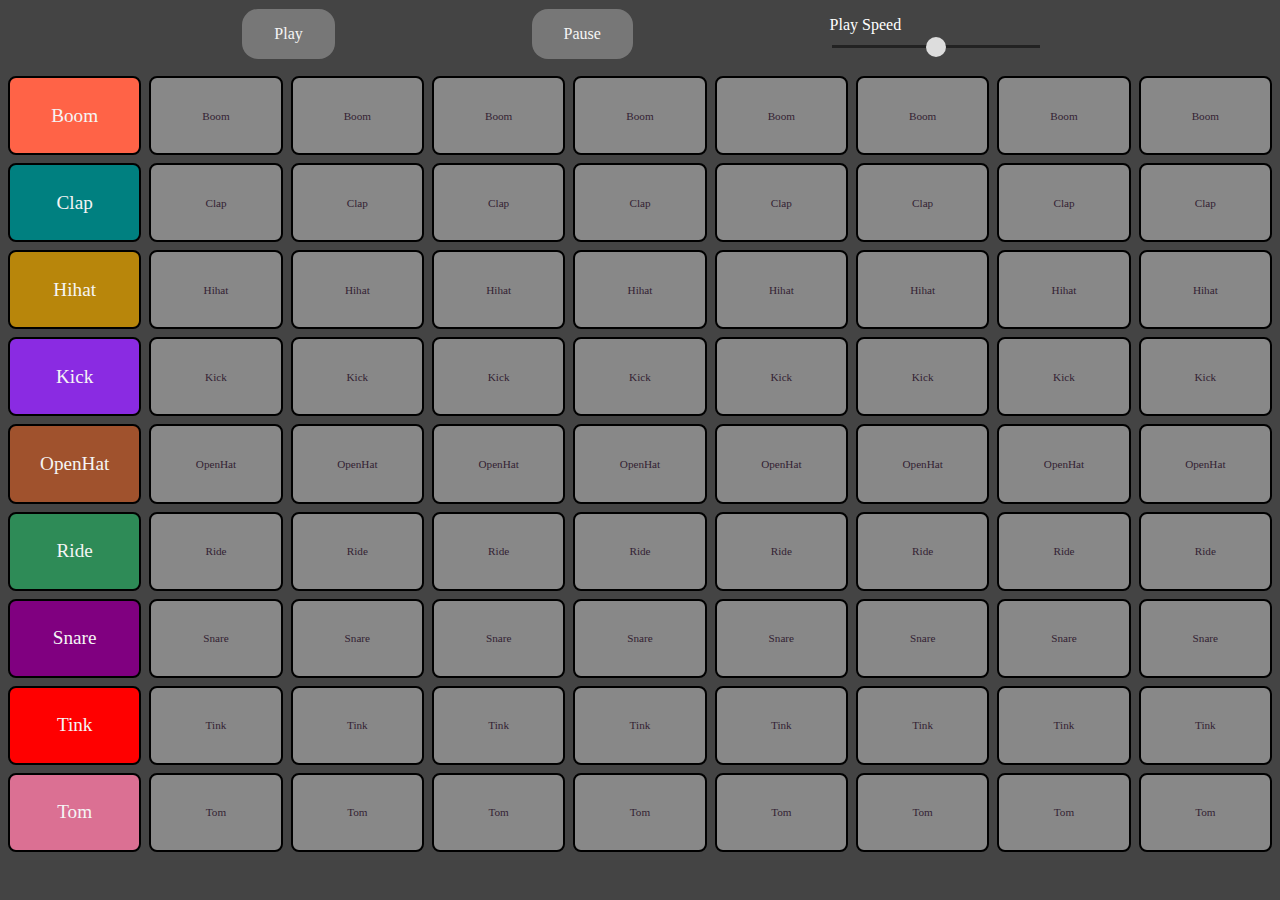
<file: index.html>
<!DOCTYPE html>
<html lang="en">

<head>
    <meta charset="UTF-8">
    <meta name="viewport" content="width=device-width, initial-scale=1">
    <link rel="icon" type="image/png" href="/drum.png" />
    <link rel="stylesheet" href="style.css">
    <title>Drum Beats</title>
</head>

<body>

    <div class="btns">
        <div class="btn play"> Play </div>
        <div class=" btn reset" id="pause">Pause</div>
        <!-- <input type="range" min="100" max="500" value="300"  class="slider btn "  > -->
        <div class="range-wrap">
            <span class="white-txt" >Play Speed</span>
            <input id="range" type="range" min="100" max="500" value="300" step="1">
        </div>
        <div class="cover-btn"></div>
    </div>



    <div class="cover">
        <div data-key="65" class="key main">
            <div class="sound  ">Boom</div>
        </div>
        <div data-key="83" class="key  main">
            <div class="sound">Clap</div>
        </div>
        <div data-key="68" class="key main">
            <div class="sound ">Hihat</div>
        </div>
        <div data-key="70" class="key main">
            <div class="sound ">Kick</div>
        </div>
        <div data-key="71" class="key main">
            <div class="sound ">OpenHat</div>
        </div>
        <div data-key="72" class="key main">
            <div class="sound ">Ride</div>
        </div>
        <div data-key="74" class="key main">
            <div class="sound ">Snare</div>
        </div>
        <div data-key="75" class="key main">
            <div class="sound ">Tink</div>
        </div>
        <div data-key="76" class="key main">
            <div class="sound ">Tom</div>
        </div>

        <!-- Buttons Start below -->

        <div data-key="65" data-col="1" class="key op disabled ">
            <div class="sound">Boom</div>
        </div>
        <div data-key="83" data-col="1" class="key op disabled ">
            <div class="sound">Clap</div>
        </div>
        <div data-key="68" data-col="1" class="key op disabled ">
            <div class="sound">Hihat</div>
        </div>
        <div data-key="70" data-col="1" class="key op disabled ">
            <div class="sound">Kick</div>
        </div>
        <div data-key="71" data-col="1" class="key op disabled ">
            <div class="sound">OpenHat</div>
        </div>
        <div data-key="72" data-col="1" class="key op disabled ">
            <div class="sound">Ride</div>
        </div>
        <div data-key="74" data-col="1" class="key op disabled ">
            <div class="sound">Snare</div>
        </div>
        <div data-key="75" data-col="1" class="key op disabled ">
            <div class="sound">Tink</div>
        </div>
        <div data-key="76" data-col="1" class="key op disabled ">
            <div class="sound">Tom</div>
        </div>

        <div data-key="65" data-col="2" class="key op disabled ">
            <div class="sound">Boom</div>
        </div>
        <div data-key="83" data-col="2" class="key op disabled ">
            <div class="sound">Clap</div>
        </div>
        <div data-key="68" data-col="2" class="key op disabled ">
            <div class="sound">Hihat</div>
        </div>
        <div data-key="70" data-col="2" class="key op disabled ">
            <div class="sound">Kick</div>
        </div>
        <div data-key="71" data-col="2" class="key op disabled ">
            <div class="sound">OpenHat</div>
        </div>
        <div data-key="72" data-col="2" class="key op disabled ">
            <div class="sound">Ride</div>
        </div>
        <div data-key="74" data-col="2" class="key op disabled ">
            <div class="sound">Snare</div>
        </div>
        <div data-key="75" data-col="2" class="key op disabled ">
            <div class="sound">Tink</div>
        </div>
        <div data-key="76" data-col="2" class="key op disabled ">
            <div class="sound">Tom</div>
        </div>

        <div data-key="65" data-col="3" class="key op disabled ">
            <div class="sound">Boom</div>
        </div>
        <div data-key="83" data-col="3" class="key op disabled ">
            <div class="sound">Clap</div>
        </div>
        <div data-key="68" data-col="3" class="key op disabled ">
            <div class="sound">Hihat</div>
        </div>
        <div data-key="70" data-col="3" class="key op disabled ">
            <div class="sound">Kick</div>
        </div>
        <div data-key="71" data-col="3" class="key op disabled ">
            <div class="sound">OpenHat</div>
        </div>
        <div data-key="72" data-col="3" class="key op disabled ">
            <div class="sound">Ride</div>
        </div>
        <div data-key="74" data-col="3" class="key op disabled ">
            <div class="sound">Snare</div>
        </div>
        <div data-key="75" data-col="3" class="key op disabled ">
            <div class="sound">Tink</div>
        </div>
        <div data-key="76" data-col="3" class="key op disabled ">
            <div class="sound">Tom</div>
        </div>

        <div data-key="65" data-col="4" class="key op disabled ">
            <div class="sound">Boom</div>
        </div>
        <div data-key="83" data-col="4" class="key op disabled ">
            <div class="sound">Clap</div>
        </div>
        <div data-key="68" data-col="4" class="key op disabled ">
            <div class="sound">Hihat</div>
        </div>
        <div data-key="70" data-col="4" class="key op disabled ">
            <div class="sound">Kick</div>
        </div>
        <div data-key="71" data-col="4" class="key op disabled ">
            <div class="sound">OpenHat</div>
        </div>
        <div data-key="72" data-col="4" class="key op disabled ">
            <div class="sound">Ride</div>
        </div>
        <div data-key="74" data-col="4" class="key op disabled ">
            <div class="sound">Snare</div>
        </div>
        <div data-key="75" data-col="4" class="key op disabled ">
            <div class="sound">Tink</div>
        </div>
        <div data-key="76" data-col="4" class="key op disabled ">
            <div class="sound">Tom</div>
        </div>

        <div data-key="65" data-col="5" class="key op disabled ">
            <div class="sound">Boom</div>
        </div>
        <div data-key="83" data-col="5" class="key op disabled ">
            <div class="sound">Clap</div>
        </div>
        <div data-key="68" data-col="5" class="key op disabled ">
            <div class="sound">Hihat</div>
        </div>
        <div data-key="70" data-col="5" class="key op disabled ">
            <div class="sound">Kick</div>
        </div>
        <div data-key="71" data-col="5" class="key op disabled ">
            <div class="sound">OpenHat</div>
        </div>
        <div data-key="72" data-col="5" class="key op disabled ">
            <div class="sound">Ride</div>
        </div>
        <div data-key="74" data-col="5" class="key op disabled ">
            <div class="sound">Snare</div>
        </div>
        <div data-key="75" data-col="5" class="key op disabled ">
            <div class="sound">Tink</div>
        </div>
        <div data-key="76" data-col="5" class="key op disabled ">
            <div class="sound">Tom</div>
        </div>

        <div data-key="65" data-col="6" class="key op disabled ">
            <div class="sound">Boom</div>
        </div>
        <div data-key="83" data-col="6" class="key op disabled ">
            <div class="sound">Clap</div>
        </div>
        <div data-key="68" data-col="6" class="key op disabled ">
            <div class="sound">Hihat</div>
        </div>
        <div data-key="70" data-col="6" class="key op disabled ">
            <div class="sound">Kick</div>
        </div>
        <div data-key="71" data-col="6" class="key op disabled ">
            <div class="sound">OpenHat</div>
        </div>
        <div data-key="72" data-col="6" class="key op disabled ">
            <div class="sound">Ride</div>
        </div>
        <div data-key="74" data-col="6" class="key op disabled ">
            <div class="sound">Snare</div>
        </div>
        <div data-key="75" data-col="6" class="key op disabled ">
            <div class="sound">Tink</div>
        </div>
        <div data-key="76" data-col="6" class="key op disabled ">
            <div class="sound">Tom</div>
        </div>

        <div data-key="65" data-col="7" class="key op disabled ">
            <div class="sound">Boom</div>
        </div>
        <div data-key="83" data-col="7" class="key op disabled ">
            <div class="sound">Clap</div>
        </div>
        <div data-key="68" data-col="7" class="key op disabled ">
            <div class="sound">Hihat</div>
        </div>
        <div data-key="70" data-col="7" class="key op disabled ">
            <div class="sound">Kick</div>
        </div>
        <div data-key="71" data-col="7" class="key op disabled ">
            <div class="sound">OpenHat</div>
        </div>
        <div data-key="72" data-col="7" class="key op disabled ">
            <div class="sound">Ride</div>
        </div>
        <div data-key="74" data-col="7" class="key op disabled ">
            <div class="sound">Snare</div>
        </div>
        <div data-key="75" data-col="7" class="key op disabled ">
            <div class="sound">Tink</div>
        </div>
        <div data-key="76" data-col="7" class="key op disabled ">
            <div class="sound">Tom</div>
        </div>

        <div data-key="65" data-col="8" class="key op disabled ">
            <div class="sound">Boom</div>
        </div>
        <div data-key="83" data-col="8" class="key op disabled ">
            <div class="sound">Clap</div>
        </div>
        <div data-key="68" data-col="8" class="key op disabled ">
            <div class="sound">Hihat</div>
        </div>
        <div data-key="70" data-col="8" class="key op disabled ">
            <div class="sound">Kick</div>
        </div>
        <div data-key="71" data-col="8" class="key op disabled ">
            <div class="sound">OpenHat</div>
        </div>
        <div data-key="72" data-col="8" class="key op disabled ">
            <div class="sound">Ride</div>
        </div>
        <div data-key="74" data-col="8" class="key op disabled ">
            <div class="sound">Snare</div>
        </div>
        <div data-key="75" data-col="8" class="key op disabled ">
            <div class="sound">Tink</div>
        </div>
        <div data-key="76" data-col="8" class="key op disabled ">
            <div class="sound">Tom</div>
        </div>

    </div>


    <audio preload="auto" data-key="65" src="sounds/boom.wav"></audio>
    <audio preload="auto" data-key="83" src="sounds/clap.wav"></audio>
    <audio preload="auto" data-key="68" src="sounds/hihat.wav"></audio>
    <audio preload="auto" data-key="70" src="sounds/kick.wav"></audio>
    <audio preload="auto" data-key="71" src="sounds/openhat.wav"></audio>
    <audio preload="auto" data-key="72" src="sounds/ride.wav"></audio>
    <audio preload="auto" data-key="74" src="sounds/snare.wav"></audio>
    <audio preload="auto" data-key="75" src="sounds/tink.wav"></audio>
    <audio preload="auto" data-key="76" src="sounds/tom.wav"></audio>


    <script src="app.js"></script>


</body>

</html>
</file>
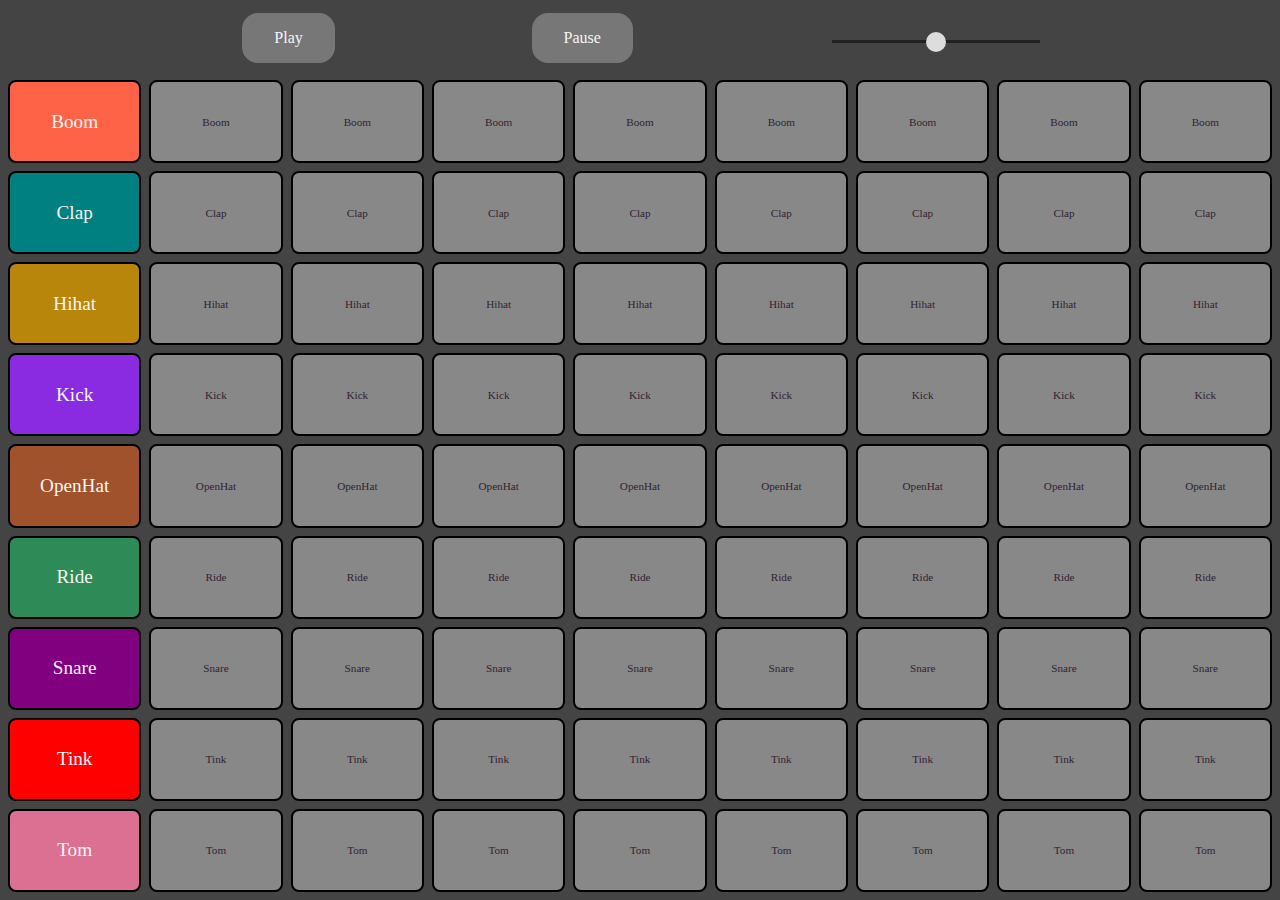
<file: drum2.html>
<!DOCTYPE html>
<html lang="en">
<head>
    <meta charset="UTF-8">
    <meta name="viewport" content="width=device-width, initial-scale=1">
    <link rel="stylesheet" href="drum2.css">
    <title>Custom Drum</title>
</head>
<body>
    
    <div class="btns">
        <div class="btn play"> Play </div>
        <div class=" btn reset" id="pause" >Pause</div>
        <!-- <input type="range" min="100" max="500" value="300"  class="slider btn "  > -->
        <div class="range-wrap">
            <!-- <div class="range-value btn " id="rangeV">300</div> -->
            <input id="range" type="range" min="100" max="500" value="300" step="1">
        </div>
        <div class="cover-btn"></div>
    </div>



    <div class="cover">
        <div data-key="65" class="key main"> <div class="sound  ">Boom</div> </div>
        <div data-key="83" class="key  main">  <div class="sound">Clap</div> </div>
        <div data-key="68" class="key main"> <div class="sound ">Hihat</div> </div>
        <div data-key="70" class="key main"> <div class="sound ">Kick</div> </div>
        <div data-key="71" class="key main"> <div class="sound ">OpenHat</div> </div>
        <div data-key="72" class="key main"> <div class="sound ">Ride</div> </div>
        <div data-key="74" class="key main"> <div class="sound ">Snare</div> </div>
        <div data-key="75" class="key main"> <div class="sound ">Tink</div> </div>
        <div data-key="76" class="key main"> <div class="sound ">Tom</div> </div>

        <!-- Buttons Start below -->

        <div data-key="65" data-col="1"  class="key op disabled ">  <div class="sound">Boom</div> </div>
        <div data-key="83" data-col="1"  class="key op disabled ">   <div class="sound">Clap</div> </div>
        <div data-key="68" data-col="1"  class="key op disabled ">  <div class="sound">Hihat</div> </div>
        <div data-key="70" data-col="1"  class="key op disabled ">  <div class="sound">Kick</div> </div>
        <div data-key="71" data-col="1"  class="key op disabled ">  <div class="sound">OpenHat</div> </div>
        <div data-key="72" data-col="1"  class="key op disabled ">  <div class="sound">Ride</div> </div>
        <div data-key="74" data-col="1"  class="key op disabled ">  <div class="sound">Snare</div> </div>
        <div data-key="75" data-col="1"  class="key op disabled ">  <div class="sound">Tink</div> </div>
        <div data-key="76" data-col="1"  class="key op disabled ">  <div class="sound">Tom</div> </div>

        <div data-key="65"  data-col="2" class="key op disabled ">  <div class="sound">Boom</div> </div>
        <div data-key="83"  data-col="2" class="key op disabled ">   <div class="sound">Clap</div> </div>
        <div data-key="68"  data-col="2" class="key op disabled ">  <div class="sound">Hihat</div> </div>
        <div data-key="70"  data-col="2" class="key op disabled ">  <div class="sound">Kick</div> </div>
        <div data-key="71"  data-col="2" class="key op disabled ">  <div class="sound">OpenHat</div> </div>
        <div data-key="72"  data-col="2" class="key op disabled ">  <div class="sound">Ride</div> </div>
        <div data-key="74"  data-col="2" class="key op disabled ">  <div class="sound">Snare</div> </div>
        <div data-key="75"  data-col="2" class="key op disabled ">  <div class="sound">Tink</div> </div>
        <div data-key="76"  data-col="2" class="key op disabled ">  <div class="sound">Tom</div> </div>

        <div data-key="65" data-col="3"  class="key op disabled ">  <div class="sound">Boom</div> </div>
        <div data-key="83" data-col="3"  class="key op disabled ">   <div class="sound">Clap</div> </div>
        <div data-key="68" data-col="3"  class="key op disabled ">  <div class="sound">Hihat</div> </div>
        <div data-key="70" data-col="3"  class="key op disabled ">  <div class="sound">Kick</div> </div>
        <div data-key="71" data-col="3"  class="key op disabled ">  <div class="sound">OpenHat</div> </div>
        <div data-key="72" data-col="3"  class="key op disabled ">  <div class="sound">Ride</div> </div>
        <div data-key="74" data-col="3"  class="key op disabled ">  <div class="sound">Snare</div> </div>
        <div data-key="75" data-col="3"  class="key op disabled ">  <div class="sound">Tink</div> </div>
        <div data-key="76" data-col="3"  class="key op disabled ">  <div class="sound">Tom</div> </div>
        
        <div data-key="65" data-col="4"  class="key op disabled ">  <div class="sound">Boom</div> </div>
        <div data-key="83" data-col="4"  class="key op disabled ">   <div class="sound">Clap</div> </div>
        <div data-key="68" data-col="4"  class="key op disabled ">  <div class="sound">Hihat</div> </div>
        <div data-key="70" data-col="4"  class="key op disabled ">  <div class="sound">Kick</div> </div>
        <div data-key="71" data-col="4"  class="key op disabled ">  <div class="sound">OpenHat</div> </div>
        <div data-key="72" data-col="4"  class="key op disabled ">  <div class="sound">Ride</div> </div>
        <div data-key="74" data-col="4"  class="key op disabled ">  <div class="sound">Snare</div> </div>
        <div data-key="75" data-col="4"  class="key op disabled ">  <div class="sound">Tink</div> </div>
        <div data-key="76" data-col="4"  class="key op disabled ">  <div class="sound">Tom</div> </div>

        <div data-key="65" data-col="5"  class="key op disabled ">  <div class="sound">Boom</div> </div>
        <div data-key="83" data-col="5"  class="key op disabled ">   <div class="sound">Clap</div> </div>
        <div data-key="68" data-col="5"  class="key op disabled ">  <div class="sound">Hihat</div> </div>
        <div data-key="70" data-col="5"  class="key op disabled ">  <div class="sound">Kick</div> </div>
        <div data-key="71" data-col="5"  class="key op disabled ">  <div class="sound">OpenHat</div> </div>
        <div data-key="72" data-col="5"  class="key op disabled ">  <div class="sound">Ride</div> </div>
        <div data-key="74" data-col="5"  class="key op disabled ">  <div class="sound">Snare</div> </div>
        <div data-key="75" data-col="5"  class="key op disabled ">  <div class="sound">Tink</div> </div>
        <div data-key="76" data-col="5"  class="key op disabled ">  <div class="sound">Tom</div> </div>

        <div data-key="65" data-col="6"  class="key op disabled ">  <div class="sound">Boom</div> </div>
        <div data-key="83" data-col="6"  class="key op disabled ">   <div class="sound">Clap</div> </div>
        <div data-key="68" data-col="6"  class="key op disabled ">  <div class="sound">Hihat</div> </div>
        <div data-key="70" data-col="6"  class="key op disabled ">  <div class="sound">Kick</div> </div>
        <div data-key="71" data-col="6"  class="key op disabled ">  <div class="sound">OpenHat</div> </div>
        <div data-key="72" data-col="6"  class="key op disabled ">  <div class="sound">Ride</div> </div>
        <div data-key="74" data-col="6"  class="key op disabled ">  <div class="sound">Snare</div> </div>
        <div data-key="75" data-col="6"  class="key op disabled ">  <div class="sound">Tink</div> </div>
        <div data-key="76" data-col="6"  class="key op disabled ">  <div class="sound">Tom</div> </div>

        <div data-key="65" data-col="7"  class="key op disabled ">  <div class="sound">Boom</div> </div>
        <div data-key="83" data-col="7"  class="key op disabled ">   <div class="sound">Clap</div> </div>
        <div data-key="68" data-col="7"  class="key op disabled ">  <div class="sound">Hihat</div> </div>
        <div data-key="70" data-col="7"  class="key op disabled ">  <div class="sound">Kick</div> </div>
        <div data-key="71" data-col="7"  class="key op disabled ">  <div class="sound">OpenHat</div> </div>
        <div data-key="72" data-col="7"  class="key op disabled ">  <div class="sound">Ride</div> </div>
        <div data-key="74" data-col="7"  class="key op disabled ">  <div class="sound">Snare</div> </div>
        <div data-key="75" data-col="7"  class="key op disabled ">  <div class="sound">Tink</div> </div>
        <div data-key="76" data-col="7"  class="key op disabled ">  <div class="sound">Tom</div> </div>

        <div data-key="65" data-col="8"  class="key op disabled ">  <div class="sound">Boom</div> </div>
        <div data-key="83" data-col="8"  class="key op disabled ">   <div class="sound">Clap</div> </div>
        <div data-key="68" data-col="8"  class="key op disabled ">  <div class="sound">Hihat</div> </div>
        <div data-key="70" data-col="8"  class="key op disabled ">  <div class="sound">Kick</div> </div>
        <div data-key="71" data-col="8"  class="key op disabled ">  <div class="sound">OpenHat</div> </div>
        <div data-key="72" data-col="8"  class="key op disabled ">  <div class="sound">Ride</div> </div>
        <div data-key="74" data-col="8"  class="key op disabled ">  <div class="sound">Snare</div> </div>
        <div data-key="75" data-col="8"  class="key op disabled ">  <div class="sound">Tink</div> </div>
        <div data-key="76" data-col="8"  class="key op disabled ">  <div class="sound">Tom</div> </div>
        
    </div>


    <audio preload="auto" data-key="65" src="sounds/boom.wav"></audio>
    <audio preload="auto" data-key="83" src="sounds/clap.wav"></audio>
    <audio preload="auto" data-key="68" src="sounds/hihat.wav"></audio>
    <audio preload="auto" data-key="70" src="sounds/kick.wav"></audio>
    <audio preload="auto" data-key="71" src="sounds/openhat.wav"></audio>
    <audio preload="auto" data-key="72" src="sounds/ride.wav"></audio>
    <audio preload="auto" data-key="74" src="sounds/snare.wav"></audio>
    <audio preload="auto" data-key="75" src="sounds/tink.wav"></audio>
    <audio preload="auto" data-key="76" src="sounds/tom.wav"></audio>


    <script src="drum2.js"></script>


</body>
</html>
</file>
<file: style.css>
*{
    box-sizing: border-box;
    font-family: Candara Light;
}
body{
    margin: 0;
    background-color: #444;
    position: relative;
}

.cover{

    padding: 0.5rem;
    /* padding-top: 5rem; */
    width: 100%;
    height:  88vh ;

    display: grid ;

    grid-template-rows:  repeat(9,1fr) ;

    grid-template-columns: repeat(  9 , 1fr ) ;

    grid-auto-flow: column ;

    gap: 0.5rem ;

}

.white-txt{
    color: white;
}

.key{
    padding: 0.5rem;
    /* width: 90px  ; */
    border: 2px solid black;
    color: whitesmoke;
    background-color: #323;
    border-radius: 0.5rem;
    font-size: 1rem;
    text-align: center;
    /* transition:  all 0.1s ease-in-out ; */

    display: flex;
    flex-direction: column;
    align-items: center;
    justify-content: space-around;

    cursor: pointer;
}

.sound{
    font-size: 0.7rem ;
    /* color: #eee; */
}

.main > .sound{
    font-size: 1.2rem;
}


.key[data-key="65"] {
    background-color: tomato;
}
.key[data-key="83"] {
    background-color: teal;
}
.key[data-key="68"] {
    background-color: darkgoldenrod;
}
.key[data-key="70"] {
    background-color: blueviolet;
}
.key[data-key="71"] {
    background-color: sienna;
}
.key[data-key="72"] {
    background-color: seagreen ; 
}
.key[data-key="74"] {
    background-color: purple;
}
.key[data-key="75"] {
    background-color: red;
}
.key[data-key="76"] {
    background-color: palevioletred;
}


.disabled.op{
    background-color: #888 ;
    color: #323;
    transform:  rotate(0deg) !important ;
}

.op.key.selected {
    color: whitesmoke;
}

/* .op.key.green {
    background-color: green;
} */

.op.key.glow {
    transform: rotate(10deg) ;
}



.btns {

    width: 80%;

    padding: 0.5rem 1rem ;

    margin: auto;

    border-radius: 1rem;

    display: flex;

    align-items: center;

    justify-content: space-around;

}

.btns > .btn {
    padding:  1rem 2rem  ;

    margin: 0 1rem;

    background-color: #777;
    color: whitesmoke;
    border-radius: 1rem;
    cursor: pointer;

}

.btns > .btn:hover {
    background-color: #111;
    color: #eee;
}

.cover-btn {
    position: absolute;
    width: 100%;
    height: 100%;
    z-index: 5;
    background-color: rgba(48, 48, 48, 0.527);
    top: 0;
    left: 0;
    display: none;
}

.show {
    display: block;
}

#pause {
    z-index: 7;
}

.range-wrap{
    width: 15rem ;
    padding:  0.5rem 1rem ;
	position: relative;
}

input[type=range] {
	-webkit-appearance: none;
	/* margin: 20px 0; */
	width: 100%;
}

input[type=range]:focus {
	outline: none;
}

input[type=range]::-webkit-slider-runnable-track {
	height: 3px;
	cursor: pointer;
	background: #222;
}

input[type=range]::-webkit-slider-thumb {
	height: 20px;
	width: 20px;
	border-radius: 50%;
	background: #ddd;
	cursor: pointer;
	-webkit-appearance: none;
	margin-top: -8px;
}



  .reset {
      left: 65%;
  }

  .slider {
      left: 75%;
  }

  .rz{
      transform:  rotate(0deg) !important  ; 
  }


  @media ( max-width : 800px ) {
    .btns > .btn {
        padding:  0.7rem ;
    }
    .key{
        padding: 4px;
    }
    .cover {
        gap: 4px;
    }
    .main > .sound {
        font-size: 0.8rem;
    }
  }

  @media ( max-width : 600px ) {
    
    .cover {
        padding:  2px ;
        /* padding-top:  72px ; */
        gap: 2px;
    }

    .key {
        padding: 2px;
        border-width: 0.5px;
    }

    .key > .sound {
        transform: rotate(-90deg);
    }
  }

  
  @media ( max-width : 500px ) {
    
    .key.op > .sound {
        display: none;
    }
    .btns {
        width: 95%;
        /* padding:  1.5rem 0.5rem ; */
    }
    .range-wrap {
        padding: 0;
    }
  }
</file>
<file: drum2.css>
*{
    box-sizing: border-box;
}
body{
    margin: 0;
}

.cover{

    padding: 0.5rem;
    padding-top: 5rem;
    width: 100%;
    height:  100vh ;
    background-color: #444;

    display: grid ;

    grid-template-rows:  repeat(9,1fr) ;

    grid-template-columns: repeat(  9 , 1fr ) ;

    grid-auto-flow: column ;

    gap: 0.5rem ;

}

.key{
    padding: 0.5rem;
    /* width: 90px  ; */
    border: 2px solid black;
    color: whitesmoke;
    background-color: #323;
    border-radius: 0.5rem;
    font-size: 1rem;
    text-align: center;
    /* transition:  all 0.1s ease-in-out ; */

    display: flex;
    flex-direction: column;
    align-items: center;
    justify-content: space-around;

    cursor: pointer;
}

.sound{
    font-size: 0.7rem ;
    /* color: #eee; */
}

.main > .sound{
    font-size: 1.2rem;
}


.key[data-key="65"] {
    background-color: tomato;
}
.key[data-key="83"] {
    background-color: teal;
}
.key[data-key="68"] {
    background-color: darkgoldenrod;
}
.key[data-key="70"] {
    background-color: blueviolet;
}
.key[data-key="71"] {
    background-color: sienna;
}
.key[data-key="72"] {
    background-color: seagreen ; 
}
.key[data-key="74"] {
    background-color: purple;
}
.key[data-key="75"] {
    background-color: red;
}
.key[data-key="76"] {
    background-color: palevioletred;
}


.disabled.op{
    background-color: #888 ;
    color: #323;
    transform:  rotate(0deg) !important ;
}

.op.key.selected {
    color: whitesmoke;
}

/* .op.key.green {
    background-color: green;
} */

.op.key.glow {
    transform: rotate(10deg) ;
}



.btns {
    position: fixed;
    left: 50%;
    top: 5px ;
    transform: translateX(-50%) ;

    width: 80%;

    padding: 0.5rem 1rem ;
    border-radius: 1rem;

    display: flex;

    align-items: center;

    justify-content: space-around;

}

.btns > .btn {
    padding:  1rem 2rem  ;

    margin: 0 1rem;

    background-color: #777;
    color: whitesmoke;
    border-radius: 1rem;
    cursor: pointer;

}

.btns > .btn:hover {
    background-color: #111;
    color: #eee;
}

.cover-btn {
    position: absolute;
    width: 100%;
    height: 100%;
    z-index: 5;
    background-color: rgba(48, 48, 48, 0.527);
    top: 0;
    left: 0;
    display: none;
}

.show {
    display: block;
}

#pause {
    z-index: 7;
}

.range-wrap{
    width: 15rem ;
    padding:  0.5rem 1rem ;
	position: relative;
}

input[type=range] {
	-webkit-appearance: none;
	/* margin: 20px 0; */
	width: 100%;
}

input[type=range]:focus {
	outline: none;
}

input[type=range]::-webkit-slider-runnable-track {
	height: 3px;
	cursor: pointer;
	background: #222;
}

input[type=range]::-webkit-slider-thumb {
	height: 20px;
	width: 20px;
	border-radius: 50%;
	background: #ddd;
	cursor: pointer;
	-webkit-appearance: none;
	margin-top: -8px;
}



  .reset {
      left: 65%;
  }

  .slider {
      left: 75%;
  }

  .rz{
      transform:  rotate(0deg) !important  ; 
  }
</file>
